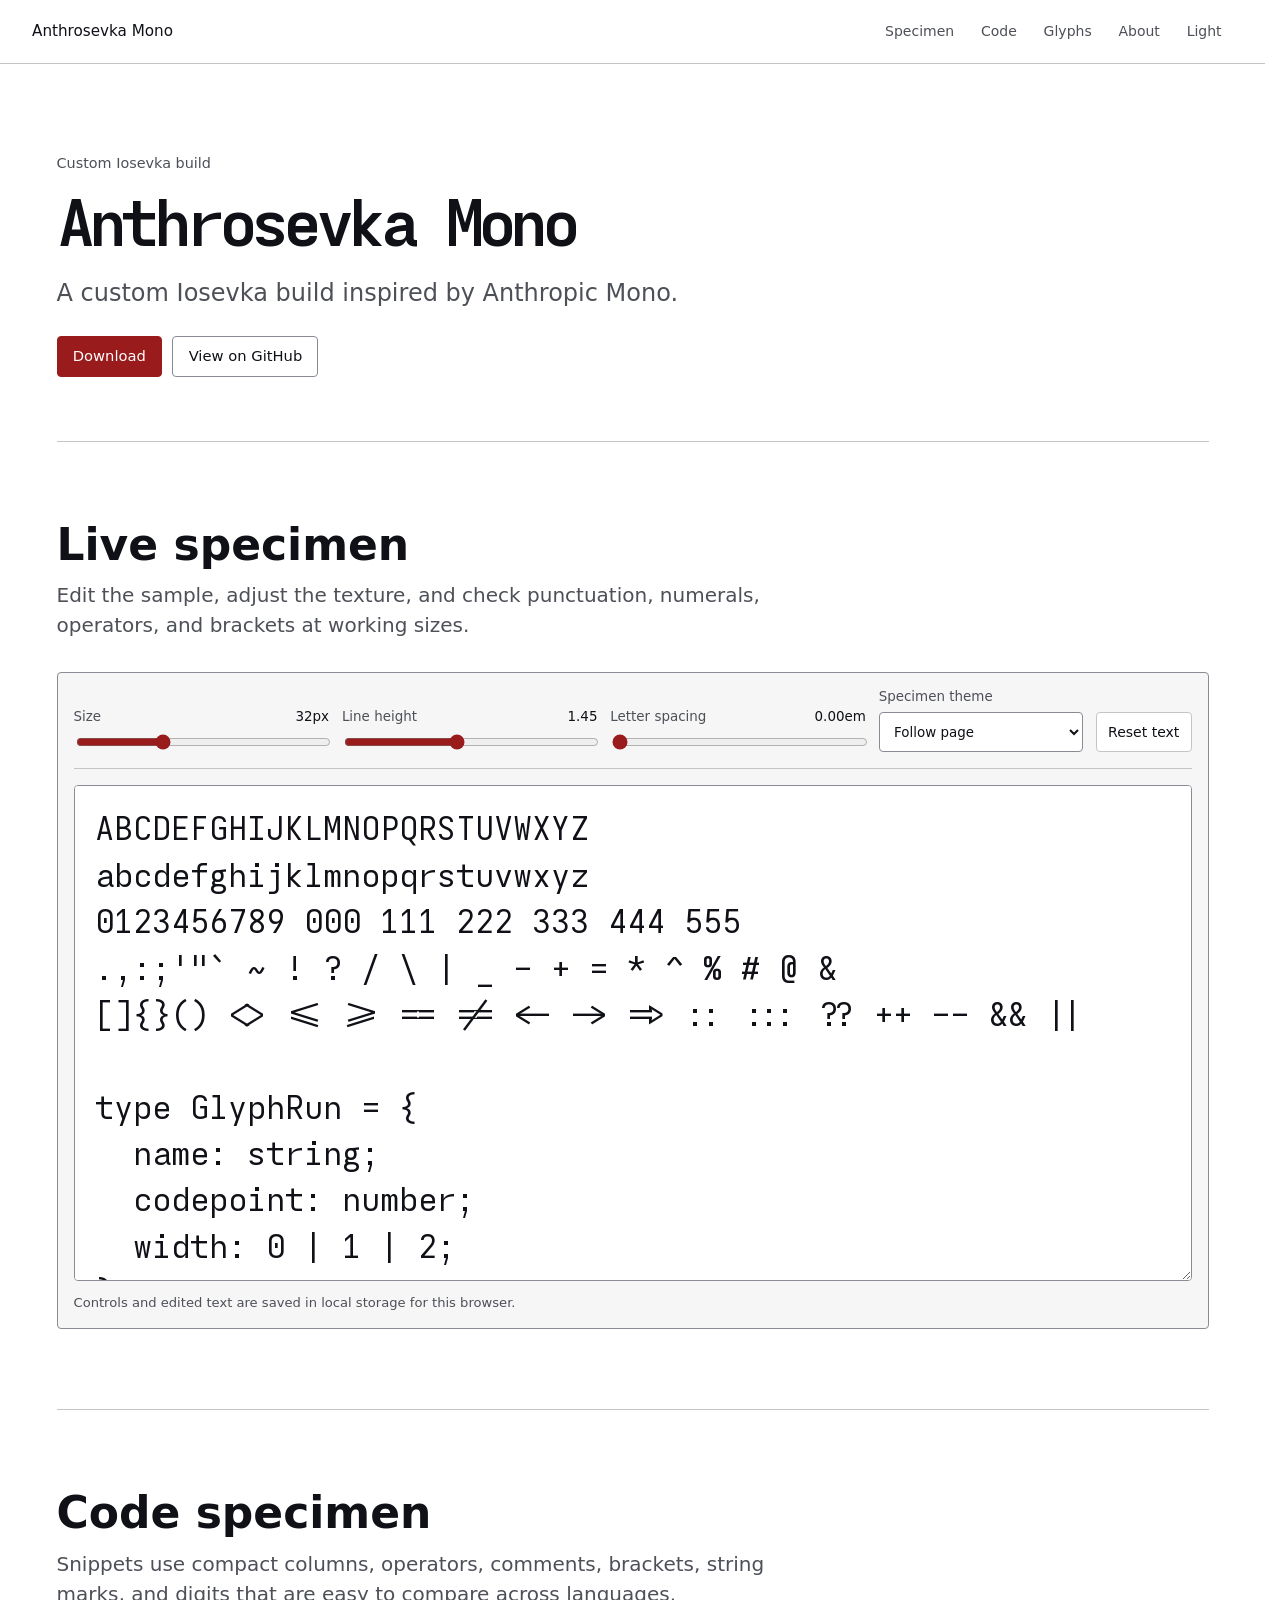
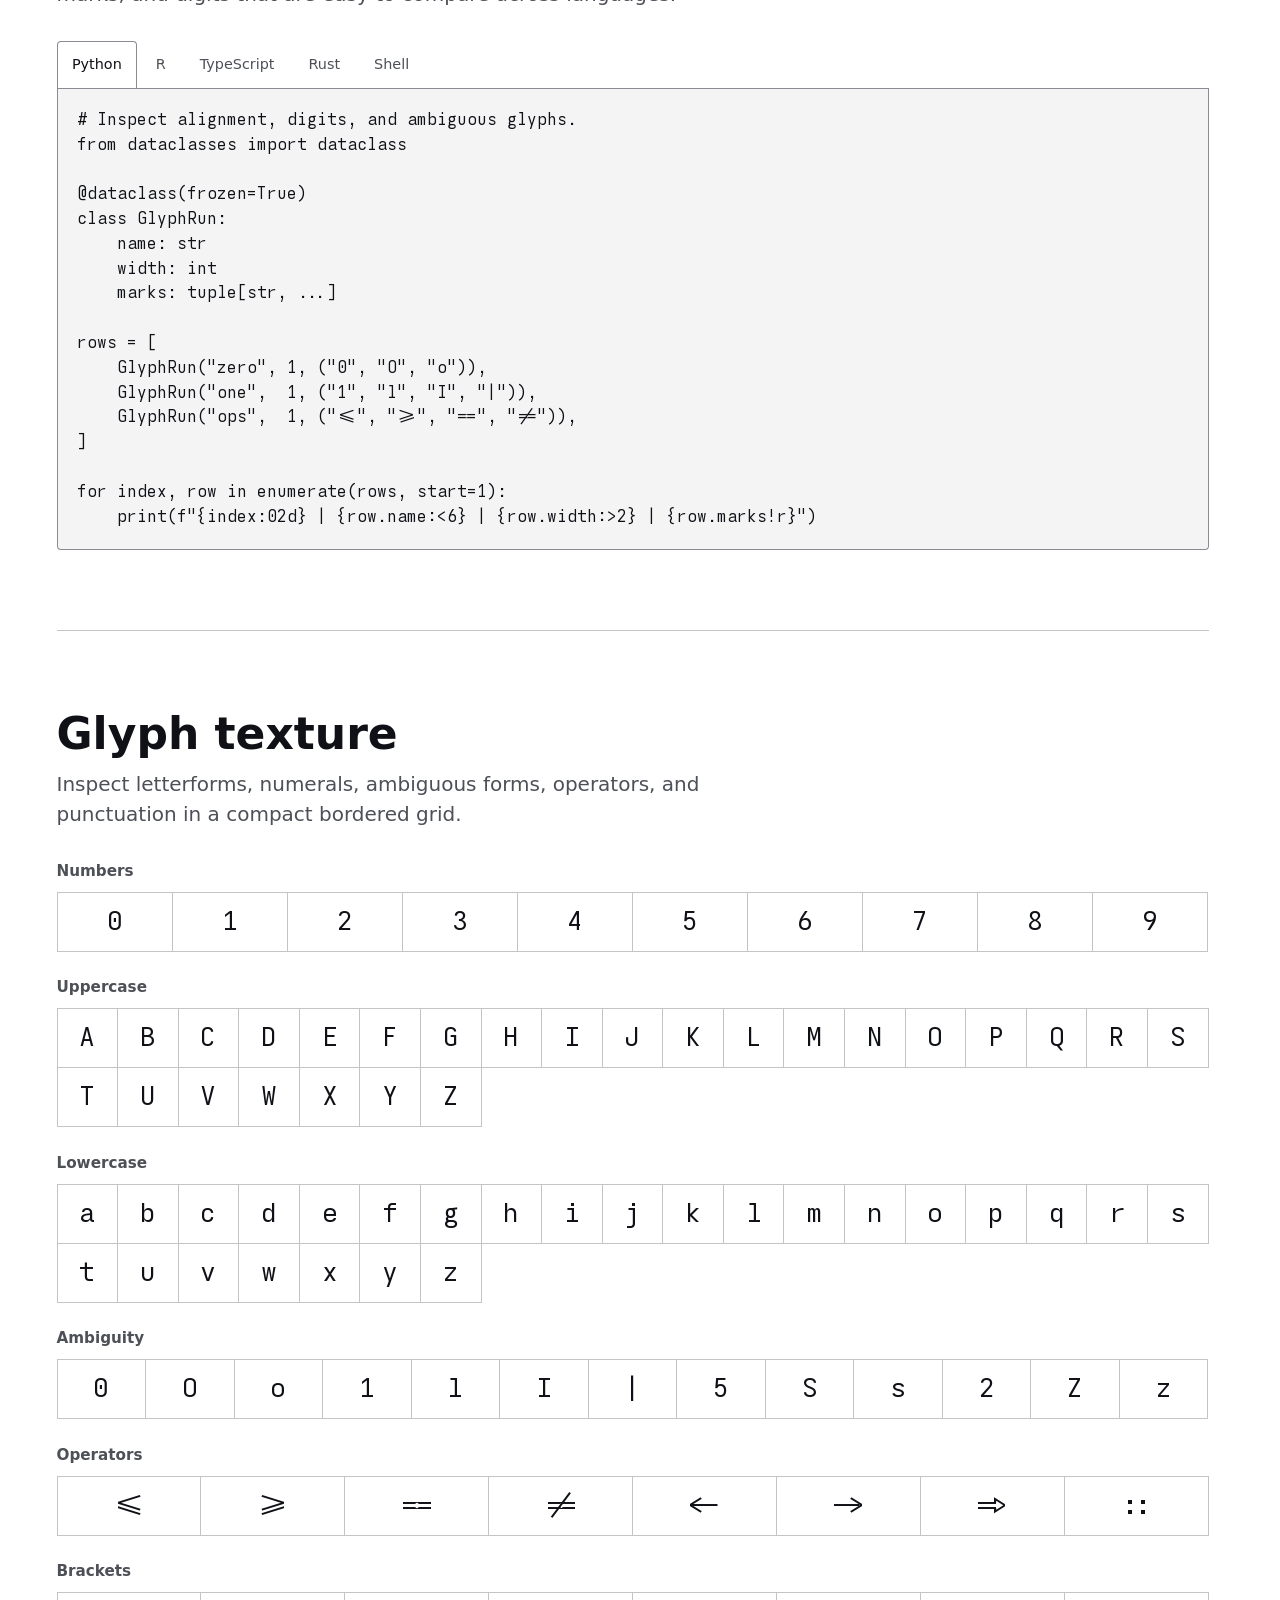
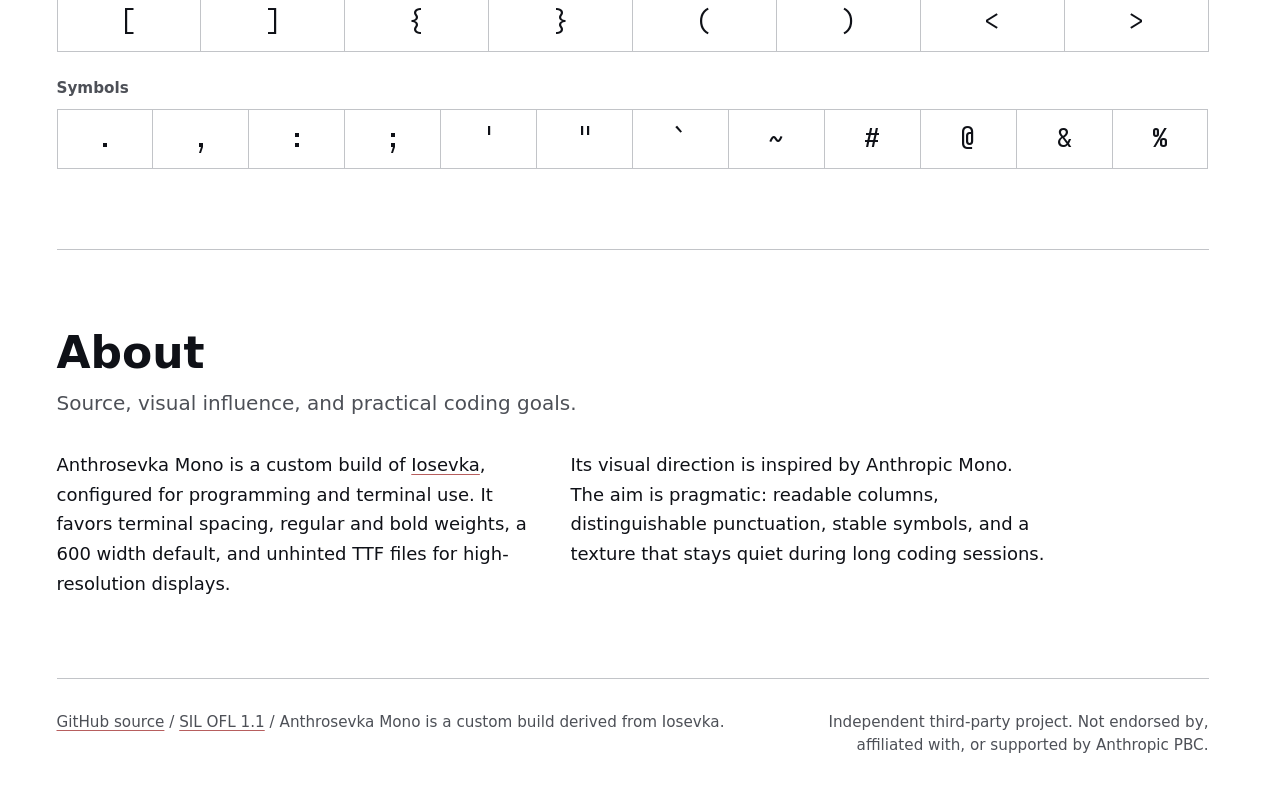
<file: docs/index.html>
<!doctype html>
<html lang="en">

<head>
  <meta charset="utf-8">
  <meta name="viewport" content="width=device-width, initial-scale=1">
  <meta name="description" content="Anthrosevka Mono is a custom Iosevka build inspired by Anthropic Mono.">
  <title>Anthrosevka Mono</title>
  <link rel="stylesheet" href="styles.css">
  <script src="script.js" defer></script>
</head>

<body>
  <a class="skip-link" href="#main">Skip to content</a>

  <header class="site-header">
    <a class="wordmark" href="#top" aria-label="Anthrosevka Mono home">
      Anthrosevka Mono
    </a>
    <nav class="site-nav" aria-label="Primary">
      <a href="#specimen">Specimen</a>
      <a href="#code">Code</a>
      <a href="#glyphs">Glyphs</a>
      <a href="#about">About</a>
      <button class="theme-toggle" type="button" id="themeToggle">
        <span id="themeLabel">Theme</span>
      </button>
    </nav>
  </header>

  <main id="main">
    <section class="hero page-shell" id="top" aria-labelledby="hero-title">
      <div class="hero-copy">
        <p class="project-note">Custom Iosevka build</p>
        <h1 id="hero-title">Anthrosevka Mono</h1>
        <p class="hero-subtitle">
          A custom Iosevka build inspired by Anthropic Mono.
        </p>
        <div class="hero-actions" aria-label="Primary actions">
          <a class="button button-primary" href="https://github.com/nanxstats/anthrosevka/releases/latest">
            Download
          </a>
          <a class="button button-quiet" href="https://github.com/nanxstats/anthrosevka">
            View on GitHub
          </a>
        </div>
      </div>
    </section>

    <section class="section page-shell" id="specimen" aria-labelledby="specimen-title">
      <div class="section-head">
        <h2 id="specimen-title">Live specimen</h2>
        <p>
          Edit the sample, adjust the texture, and check punctuation,
          numerals, operators, and brackets at working sizes.
        </p>
      </div>

      <div class="specimen-workbench" id="specimenWorkbench">
        <form class="specimen-controls" aria-label="Specimen controls">
          <label class="control">
            <span>Size</span>
            <output id="fontSizeOutput" for="fontSize">32px</output>
            <input id="fontSize" name="fontSize" type="range" min="16" max="64" step="1" value="32">
          </label>

          <label class="control">
            <span>Line height</span>
            <output id="lineHeightOutput" for="lineHeight">1.45</output>
            <input id="lineHeight" name="lineHeight" type="range" min="1.1" max="1.9" step="0.05" value="1.45">
          </label>

          <label class="control">
            <span>Letter spacing</span>
            <output id="letterSpacingOutput" for="letterSpacing">0.00em</output>
            <input id="letterSpacing" name="letterSpacing" type="range" min="0" max="0.08" step="0.005" value="0">
          </label>

          <label class="control control-select">
            <span>Specimen theme</span>
            <select id="specimenTheme" name="specimenTheme">
              <option value="auto">Follow page</option>
              <option value="light">Light proof</option>
              <option value="dark">Dark proof</option>
            </select>
          </label>

          <button class="text-button" type="button" id="resetSpecimen">
            Reset text
          </button>
        </form>

        <label class="visually-hidden" for="liveSpecimen">Editable specimen text</label>
        <textarea id="liveSpecimen" class="specimen-editor" spellcheck="false" aria-describedby="specimen-note">ABCDEFGHIJKLMNOPQRSTUVWXYZ
abcdefghijklmnopqrstuvwxyz
0123456789 000 111 222 333 444 555
.,:;'"` ~ ! ? / \ | _ - + = * ^ % # @ &
[]{}() &lt;&gt; &lt;= &gt;= == != &lt;- -&gt; =&gt; :: ::: ?? ++ -- &amp;&amp; ||

type GlyphRun = {
  name: string;
  codepoint: number;
  width: 0 | 1 | 2;
};

const marks = ["0O", "oO", "1lI", "|I", "[]{}", "&lt;= &gt;= !="];

for (const [index, mark] of marks.entries()) {
  console.log(`${index.toString().padStart(2, "0")} | ${mark}`);
}</textarea>
        <p class="specimen-note" id="specimen-note">
          Controls and edited text are saved in local storage for this browser.
        </p>
      </div>
    </section>

    <section class="section page-shell" id="code" aria-labelledby="code-title">
      <div class="section-head">
        <h2 id="code-title">Code specimen</h2>
        <p>
          Snippets use compact columns, operators, comments, brackets, string
          marks, and digits that are easy to compare across languages.
        </p>
      </div>

      <div class="code-specimen">
        <div class="tabs" role="tablist" aria-label="Code language">
          <button id="tab-python" class="tab is-active" type="button" role="tab" aria-selected="true"
            aria-controls="panel-python" data-language="python">
            Python
          </button>
          <button id="tab-r" class="tab" type="button" role="tab" aria-selected="false" aria-controls="panel-r"
            data-language="r" tabindex="-1">
            R
          </button>
          <button id="tab-typescript" class="tab" type="button" role="tab" aria-selected="false"
            aria-controls="panel-typescript" data-language="typescript" tabindex="-1">
            TypeScript
          </button>
          <button id="tab-rust" class="tab" type="button" role="tab" aria-selected="false" aria-controls="panel-rust"
            data-language="rust" tabindex="-1">
            Rust
          </button>
          <button id="tab-shell" class="tab" type="button" role="tab" aria-selected="false" aria-controls="panel-shell"
            data-language="shell" tabindex="-1">
            Shell
          </button>
        </div>

        <div class="code-frame">
          <pre id="panel-python" role="tabpanel" aria-labelledby="tab-python"><code># Inspect alignment, digits, and ambiguous glyphs.
from dataclasses import dataclass

@dataclass(frozen=True)
class GlyphRun:
    name: str
    width: int
    marks: tuple[str, ...]

rows = [
    GlyphRun("zero", 1, ("0", "O", "o")),
    GlyphRun("one",  1, ("1", "l", "I", "|")),
    GlyphRun("ops",  1, ("&lt;=", "&gt;=", "==", "!=")),
]

for index, row in enumerate(rows, start=1):
    print(f"{index:02d} | {row.name:&lt;6} | {row.width:&gt;2} | {row.marks!r}")</code></pre>

          <pre id="panel-r" role="tabpanel" aria-labelledby="tab-r" hidden><code># Compact columns with readable punctuation.
glyphs &lt;- data.frame(
  name   = c("zero", "one", "pipe", "arrow"),
  sample = c("0O oO", "1lI", "|I", "&lt;- -&gt; =&gt;"),
  width  = c(1, 1, 1, 1),
  score  = c(0.94, 0.91, 0.86, 0.89)
)

glyphs$clear &lt;- glyphs$score &gt;= 0.88 &amp; glyphs$width == 1
glyphs[glyphs$clear, c("name", "sample", "score")]</code></pre>

          <pre id="panel-typescript" role="tabpanel" aria-labelledby="tab-typescript" hidden><code>// Types, brackets, template strings, and padded output.
type GlyphRange = {
  name: "ASCII" | "Arrows" | "Math";
  from: number;
  to: number;
  marks?: readonly string[];
};

const ranges: readonly GlyphRange[] = [
  { name: "ASCII",  from: 0x20,   to: 0x7e,   marks: ["0O", "1lI"] },
  { name: "Arrows", from: 0x2190, to: 0x21ff, marks: ["&lt;-", "-&gt;", "=&gt;"] },
  { name: "Math",   from: 0x2200, to: 0x22ff },
];

function cell(label: string, value: number): string {
  return `${label.padEnd(12)} :: ${String(value).padStart(4, "0")}`;
}

for (const { name, from, to } of ranges) {
  const total = to - from + 1;
  console.log(cell(name, total));
}</code></pre>

          <pre id="panel-rust" role="tabpanel" aria-labelledby="tab-rust" hidden><code>// Lifetimes, references, ranges, padding, and aligned output.
#[derive(Debug)]
struct GlyphRun&lt;'a&gt; {
    name:  &amp;'a str,
    width: u8,
    marks: &amp;'a [&amp;'a str],
}

let rows = [
    GlyphRun { name: "zero", width: 1, marks: &amp;["0", "O", "o"] },
    GlyphRun { name: "one",  width: 1, marks: &amp;["1", "l", "I", "|"] },
    GlyphRun { name: "ops",  width: 1, marks: &amp;["&lt;=", "&gt;=", "==", "!="] },
];

for (index, row) in rows.iter().enumerate() {
    println!("{:02} | {:&lt;6} | {:&gt;2} | {:?}", index + 1, row.name, row.width, row.marks);
}</code></pre>

          <pre id="panel-shell" role="tabpanel" aria-labelledby="tab-shell" hidden><code>#!/usr/bin/env sh
set -eu

font_dir="$HOME/Library/Fonts"
release="AnthrosevkaMono-ttf-unhinted.zip"

mkdir -p "$font_dir"
cp build/*.ttf "$font_dir"/
fc-match "Anthrosevka Mono" || true

printf '%-18s %8s\n' "regular" "400"
printf '%-18s %8s\n' "bold"    "700"
printf '%-18s %8s\n' "release" "$release"</code></pre>
        </div>
      </div>
    </section>

    <section class="section page-shell" id="glyphs" aria-labelledby="glyphs-title">
      <div class="section-head">
        <h2 id="glyphs-title">Glyph texture</h2>
        <p>
          Inspect letterforms, numerals, ambiguous forms, operators, and
          punctuation in a compact bordered grid.
        </p>
      </div>

      <div class="glyph-board" aria-label="Inspectable glyph grid">
        <section class="glyph-group" aria-labelledby="glyph-group-numbers">
          <h3 id="glyph-group-numbers">Numbers</h3>
          <div class="glyph-grid">
            <button class="glyph-cell" type="button" data-glyph="0" data-label="zero">0</button>
            <button class="glyph-cell" type="button" data-glyph="1" data-label="one">1</button>
            <button class="glyph-cell" type="button" data-glyph="2" data-label="two">2</button>
            <button class="glyph-cell" type="button" data-glyph="3" data-label="three">3</button>
            <button class="glyph-cell" type="button" data-glyph="4" data-label="four">4</button>
            <button class="glyph-cell" type="button" data-glyph="5" data-label="five">5</button>
            <button class="glyph-cell" type="button" data-glyph="6" data-label="six">6</button>
            <button class="glyph-cell" type="button" data-glyph="7" data-label="seven">7</button>
            <button class="glyph-cell" type="button" data-glyph="8" data-label="eight">8</button>
            <button class="glyph-cell" type="button" data-glyph="9" data-label="nine">9</button>
          </div>
        </section>

        <section class="glyph-group" aria-labelledby="glyph-group-uppercase">
          <h3 id="glyph-group-uppercase">Uppercase</h3>
          <div class="glyph-grid">
            <button class="glyph-cell" type="button" data-glyph="A" data-label="capital A">A</button>
            <button class="glyph-cell" type="button" data-glyph="B" data-label="capital B">B</button>
            <button class="glyph-cell" type="button" data-glyph="C" data-label="capital C">C</button>
            <button class="glyph-cell" type="button" data-glyph="D" data-label="capital D">D</button>
            <button class="glyph-cell" type="button" data-glyph="E" data-label="capital E">E</button>
            <button class="glyph-cell" type="button" data-glyph="F" data-label="capital F">F</button>
            <button class="glyph-cell" type="button" data-glyph="G" data-label="capital G">G</button>
            <button class="glyph-cell" type="button" data-glyph="H" data-label="capital H">H</button>
            <button class="glyph-cell" type="button" data-glyph="I" data-label="capital I">I</button>
            <button class="glyph-cell" type="button" data-glyph="J" data-label="capital J">J</button>
            <button class="glyph-cell" type="button" data-glyph="K" data-label="capital K">K</button>
            <button class="glyph-cell" type="button" data-glyph="L" data-label="capital L">L</button>
            <button class="glyph-cell" type="button" data-glyph="M" data-label="capital M">M</button>
            <button class="glyph-cell" type="button" data-glyph="N" data-label="capital N">N</button>
            <button class="glyph-cell" type="button" data-glyph="O" data-label="capital O">O</button>
            <button class="glyph-cell" type="button" data-glyph="P" data-label="capital P">P</button>
            <button class="glyph-cell" type="button" data-glyph="Q" data-label="capital Q">Q</button>
            <button class="glyph-cell" type="button" data-glyph="R" data-label="capital R">R</button>
            <button class="glyph-cell" type="button" data-glyph="S" data-label="capital S">S</button>
            <button class="glyph-cell" type="button" data-glyph="T" data-label="capital T">T</button>
            <button class="glyph-cell" type="button" data-glyph="U" data-label="capital U">U</button>
            <button class="glyph-cell" type="button" data-glyph="V" data-label="capital V">V</button>
            <button class="glyph-cell" type="button" data-glyph="W" data-label="capital W">W</button>
            <button class="glyph-cell" type="button" data-glyph="X" data-label="capital X">X</button>
            <button class="glyph-cell" type="button" data-glyph="Y" data-label="capital Y">Y</button>
            <button class="glyph-cell" type="button" data-glyph="Z" data-label="capital Z">Z</button>
          </div>
        </section>

        <section class="glyph-group" aria-labelledby="glyph-group-lowercase">
          <h3 id="glyph-group-lowercase">Lowercase</h3>
          <div class="glyph-grid">
            <button class="glyph-cell" type="button" data-glyph="a" data-label="lowercase a">a</button>
            <button class="glyph-cell" type="button" data-glyph="b" data-label="lowercase b">b</button>
            <button class="glyph-cell" type="button" data-glyph="c" data-label="lowercase c">c</button>
            <button class="glyph-cell" type="button" data-glyph="d" data-label="lowercase d">d</button>
            <button class="glyph-cell" type="button" data-glyph="e" data-label="lowercase e">e</button>
            <button class="glyph-cell" type="button" data-glyph="f" data-label="lowercase f">f</button>
            <button class="glyph-cell" type="button" data-glyph="g" data-label="lowercase g">g</button>
            <button class="glyph-cell" type="button" data-glyph="h" data-label="lowercase h">h</button>
            <button class="glyph-cell" type="button" data-glyph="i" data-label="lowercase i">i</button>
            <button class="glyph-cell" type="button" data-glyph="j" data-label="lowercase j">j</button>
            <button class="glyph-cell" type="button" data-glyph="k" data-label="lowercase k">k</button>
            <button class="glyph-cell" type="button" data-glyph="l" data-label="lowercase l">l</button>
            <button class="glyph-cell" type="button" data-glyph="m" data-label="lowercase m">m</button>
            <button class="glyph-cell" type="button" data-glyph="n" data-label="lowercase n">n</button>
            <button class="glyph-cell" type="button" data-glyph="o" data-label="lowercase o">o</button>
            <button class="glyph-cell" type="button" data-glyph="p" data-label="lowercase p">p</button>
            <button class="glyph-cell" type="button" data-glyph="q" data-label="lowercase q">q</button>
            <button class="glyph-cell" type="button" data-glyph="r" data-label="lowercase r">r</button>
            <button class="glyph-cell" type="button" data-glyph="s" data-label="lowercase s">s</button>
            <button class="glyph-cell" type="button" data-glyph="t" data-label="lowercase t">t</button>
            <button class="glyph-cell" type="button" data-glyph="u" data-label="lowercase u">u</button>
            <button class="glyph-cell" type="button" data-glyph="v" data-label="lowercase v">v</button>
            <button class="glyph-cell" type="button" data-glyph="w" data-label="lowercase w">w</button>
            <button class="glyph-cell" type="button" data-glyph="x" data-label="lowercase x">x</button>
            <button class="glyph-cell" type="button" data-glyph="y" data-label="lowercase y">y</button>
            <button class="glyph-cell" type="button" data-glyph="z" data-label="lowercase z">z</button>
          </div>
        </section>

        <section class="glyph-group" aria-labelledby="glyph-group-ambiguity">
          <h3 id="glyph-group-ambiguity">Ambiguity</h3>
          <div class="glyph-grid">
            <button class="glyph-cell" type="button" data-glyph="0" data-label="zero">0</button>
            <button class="glyph-cell" type="button" data-glyph="O" data-label="capital O">O</button>
            <button class="glyph-cell" type="button" data-glyph="o" data-label="lowercase o">o</button>
            <button class="glyph-cell" type="button" data-glyph="1" data-label="one">1</button>
            <button class="glyph-cell" type="button" data-glyph="l" data-label="lowercase l">l</button>
            <button class="glyph-cell" type="button" data-glyph="I" data-label="capital I">I</button>
            <button class="glyph-cell" type="button" data-glyph="|" data-label="pipe">|</button>
            <button class="glyph-cell" type="button" data-glyph="5" data-label="five">5</button>
            <button class="glyph-cell" type="button" data-glyph="S" data-label="capital S">S</button>
            <button class="glyph-cell" type="button" data-glyph="s" data-label="lowercase s">s</button>
            <button class="glyph-cell" type="button" data-glyph="2" data-label="two">2</button>
            <button class="glyph-cell" type="button" data-glyph="Z" data-label="capital Z">Z</button>
            <button class="glyph-cell" type="button" data-glyph="z" data-label="lowercase z">z</button>
          </div>
        </section>

        <section class="glyph-group" aria-labelledby="glyph-group-operators">
          <h3 id="glyph-group-operators">Operators</h3>
          <div class="glyph-grid">
            <button class="glyph-cell" type="button" data-glyph="&lt;=" data-label="less than or equal">&lt;=</button>
            <button class="glyph-cell" type="button" data-glyph="&gt;="
              data-label="greater than or equal">&gt;=</button>
            <button class="glyph-cell" type="button" data-glyph="==" data-label="equality">==</button>
            <button class="glyph-cell" type="button" data-glyph="!=" data-label="not equal">!=</button>
            <button class="glyph-cell" type="button" data-glyph="&lt;-" data-label="left arrow operator">&lt;-</button>
            <button class="glyph-cell" type="button" data-glyph="-&gt;" data-label="right arrow operator">-&gt;</button>
            <button class="glyph-cell" type="button" data-glyph="=&gt;" data-label="fat arrow operator">=&gt;</button>
            <button class="glyph-cell" type="button" data-glyph="::" data-label="double colon">::</button>
          </div>
        </section>

        <section class="glyph-group" aria-labelledby="glyph-group-brackets">
          <h3 id="glyph-group-brackets">Brackets</h3>
          <div class="glyph-grid">
            <button class="glyph-cell" type="button" data-glyph="[" data-label="left square bracket">[</button>
            <button class="glyph-cell" type="button" data-glyph="]" data-label="right square bracket">]</button>
            <button class="glyph-cell" type="button" data-glyph="{" data-label="left brace">{</button>
            <button class="glyph-cell" type="button" data-glyph="}" data-label="right brace">}</button>
            <button class="glyph-cell" type="button" data-glyph="(" data-label="left parenthesis">(</button>
            <button class="glyph-cell" type="button" data-glyph=")" data-label="right parenthesis">)</button>
            <button class="glyph-cell" type="button" data-glyph="&lt;" data-label="less than">&lt;</button>
            <button class="glyph-cell" type="button" data-glyph="&gt;" data-label="greater than">&gt;</button>
          </div>
        </section>

        <section class="glyph-group" aria-labelledby="glyph-group-symbols">
          <h3 id="glyph-group-symbols">Symbols</h3>
          <div class="glyph-grid">
            <button class="glyph-cell" type="button" data-glyph="." data-label="period">.</button>
            <button class="glyph-cell" type="button" data-glyph="," data-label="comma">,</button>
            <button class="glyph-cell" type="button" data-glyph=":" data-label="colon">:</button>
            <button class="glyph-cell" type="button" data-glyph=";" data-label="semicolon">;</button>
            <button class="glyph-cell" type="button" data-glyph="'" data-label="apostrophe">'</button>
            <button class="glyph-cell" type="button" data-glyph="&quot;" data-label="quotation mark">&quot;</button>
            <button class="glyph-cell" type="button" data-glyph="`" data-label="backtick">`</button>
            <button class="glyph-cell" type="button" data-glyph="~" data-label="tilde">~</button>
            <button class="glyph-cell" type="button" data-glyph="#" data-label="hash">#</button>
            <button class="glyph-cell" type="button" data-glyph="@" data-label="at sign">@</button>
            <button class="glyph-cell" type="button" data-glyph="&amp;" data-label="ampersand">&amp;</button>
            <button class="glyph-cell" type="button" data-glyph="%" data-label="percent">%</button>
          </div>
        </section>
      </div>

      <div class="glyph-popover" id="glyphPopover" aria-hidden="true">
        <div class="glyph-popover-character" id="glyphPopoverCharacter"></div>
        <div class="glyph-popover-label" id="glyphPopoverLabel"></div>
      </div>
    </section>

    <section class="section page-shell" id="about" aria-labelledby="about-title">
      <div class="section-head">
        <h2 id="about-title">About</h2>
        <p>
          Source, visual influence, and practical coding goals.
        </p>
      </div>

      <div class="about-copy">
        <p>
          Anthrosevka Mono is a custom build of
          <a href="https://github.com/be5invis/Iosevka">Iosevka</a>, configured
          for programming and terminal use. It favors terminal spacing, regular
          and bold weights, a 600 width default, and unhinted TTF files for
          high-resolution displays.
        </p>
        <p>
          Its visual direction is inspired by Anthropic Mono. The aim is
          pragmatic: readable columns, distinguishable punctuation, stable
          symbols, and a texture that stays quiet during long coding sessions.
        </p>
      </div>
    </section>
  </main>

  <footer class="site-footer page-shell">
    <p>
      <a href="https://github.com/nanxstats/anthrosevka">GitHub source</a>
      <span aria-hidden="true">/</span>
      <a href="https://github.com/nanxstats/anthrosevka/blob/main/LICENSE">SIL OFL 1.1</a>
      <span aria-hidden="true">/</span>
      Anthrosevka Mono is a custom build derived from Iosevka.
    </p>
    <p>
      Independent third-party project. Not endorsed by, affiliated with, or
      supported by Anthropic PBC.
    </p>
  </footer>
</body>

</html>
</file>
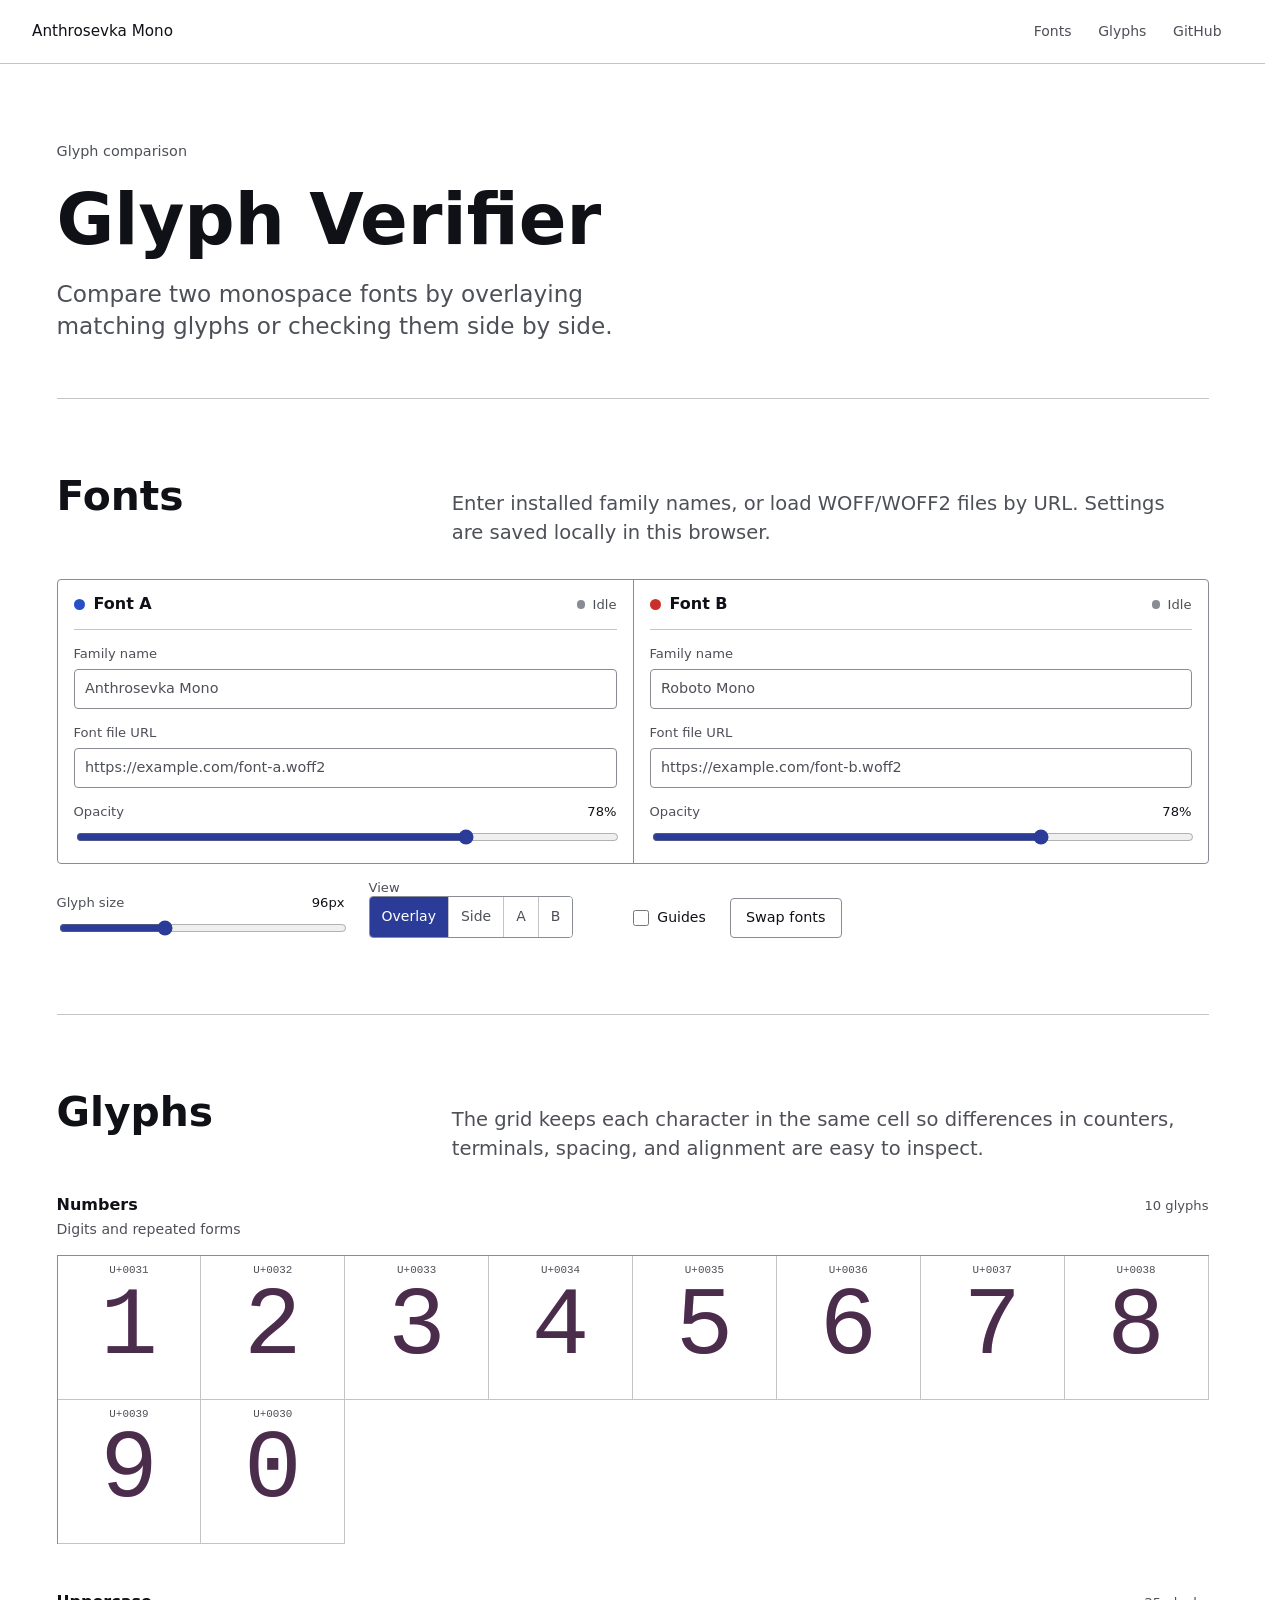
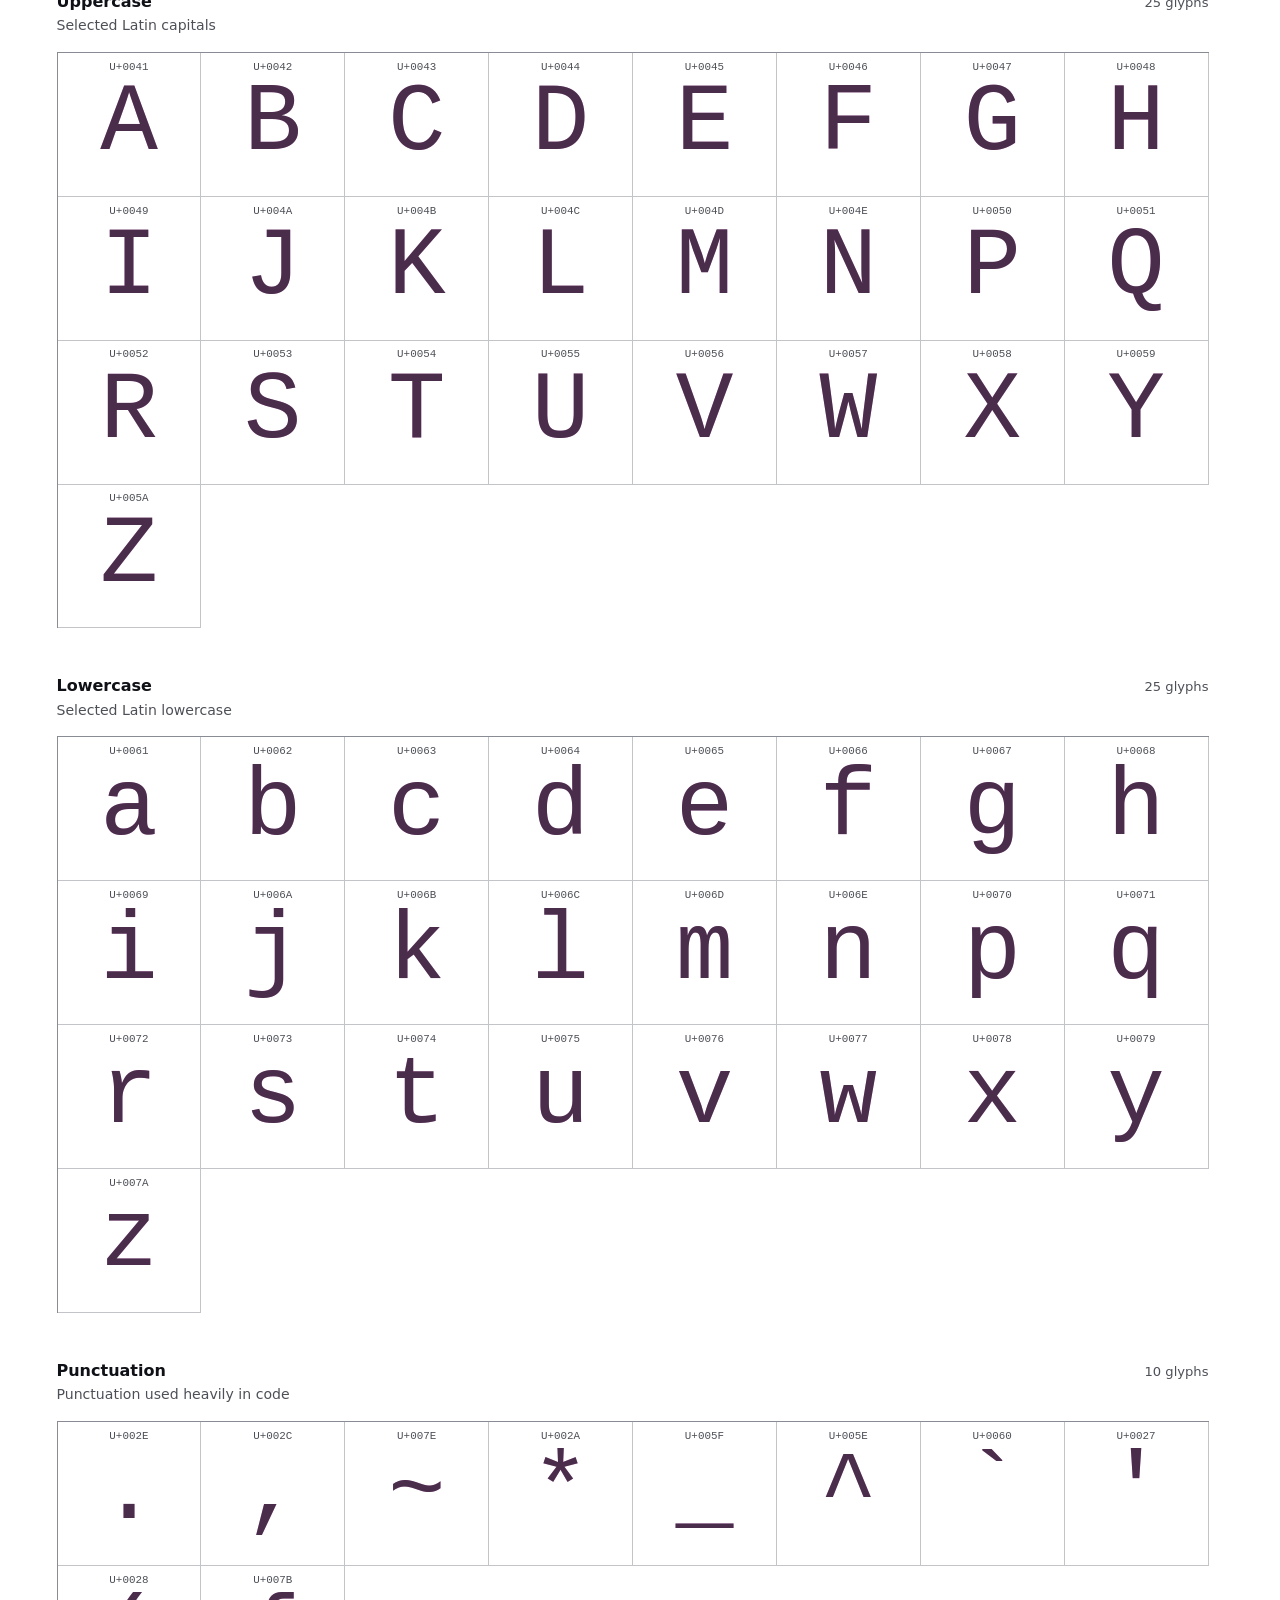
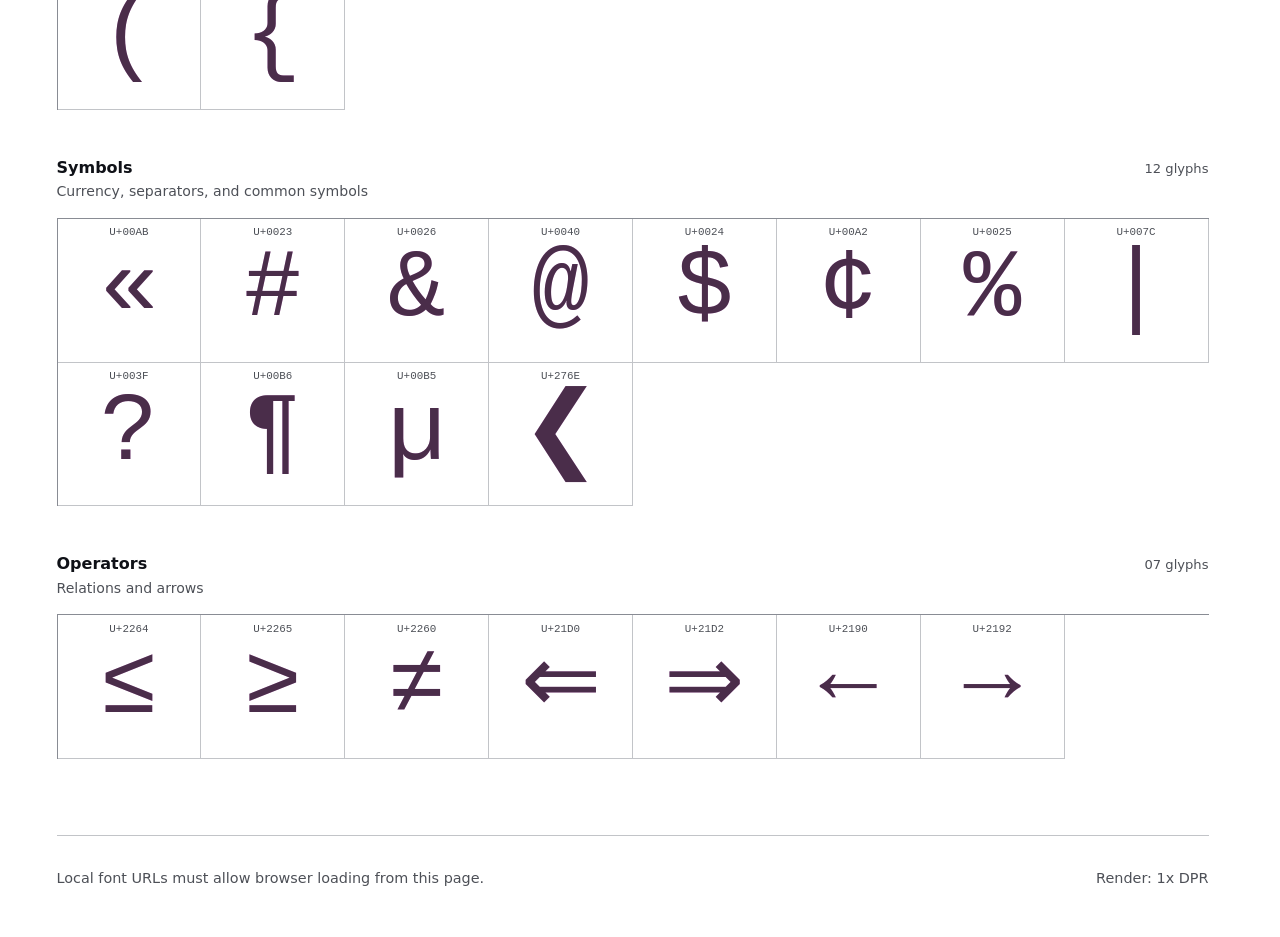
<file: verifier/index.html>
<!doctype html>
<html lang="en">

<head>
  <meta charset="utf-8">
  <meta name="viewport" content="width=device-width, initial-scale=1">
  <meta name="description" content="Compare two monospace fonts glyph by glyph with overlay and side-by-side views.">
  <title>Glyph Verifier | Anthrosevka Mono</title>
  <link rel="stylesheet" href="styles.css">
  <script src="script.js" defer></script>
</head>

<body class="mode-overlay">
  <a class="skip-link" href="#main">Skip to content</a>

  <header class="site-header">
    <a class="wordmark" href="../docs/index.html" aria-label="Anthrosevka Mono home">
      Anthrosevka Mono
    </a>
    <nav class="site-nav" aria-label="Verifier sections">
      <a href="#fonts">Fonts</a>
      <a href="#glyphs">Glyphs</a>
      <a href="https://github.com/nanxstats/anthrosevka">GitHub</a>
    </nav>
  </header>

  <main id="main">
    <section class="hero page-shell" id="top" aria-labelledby="hero-title">
      <div class="hero-copy">
        <p class="project-note">Glyph comparison</p>
        <h1 id="hero-title">Glyph Verifier</h1>
        <p class="hero-subtitle">
          Compare two monospace fonts by overlaying matching glyphs or checking
          them side by side.
        </p>
      </div>
    </section>

    <section class="section page-shell" id="fonts" aria-labelledby="fonts-title">
      <div class="section-head">
        <h2 id="fonts-title">Fonts</h2>
        <p>
          Enter installed family names, or load WOFF/WOFF2 files by URL. Settings
          are saved locally in this browser.
        </p>
      </div>

      <div class="font-panels" aria-label="Font configuration">
        <section class="font-panel font-panel-a" aria-labelledby="font-a-title">
          <div class="font-panel-head">
            <h3 id="font-a-title"><span class="swatch" aria-hidden="true"></span>Font A</h3>
            <p class="font-status" aria-live="polite">
              <span class="status-dot" id="status-a" aria-hidden="true"></span>
              <span id="status-a-text">Idle</span>
            </p>
          </div>

          <div class="field-stack">
            <label class="control-field" for="name-a">
              <span>Family name</span>
              <input id="name-a" type="text" placeholder="Anthrosevka Mono" autocomplete="off" spellcheck="false">
            </label>

            <label class="control-field" for="url-a">
              <span>Font file URL</span>
              <input id="url-a" type="url" placeholder="https://example.com/font-a.woff2" autocomplete="off"
                spellcheck="false">
            </label>

            <label class="control-field range-field" for="opacity-a">
              <span>Opacity</span>
              <output id="opacity-a-val" for="opacity-a">78%</output>
              <input id="opacity-a" type="range" min="20" max="100" value="78" aria-label="Font A opacity">
            </label>
          </div>
        </section>

        <section class="font-panel font-panel-b" aria-labelledby="font-b-title">
          <div class="font-panel-head">
            <h3 id="font-b-title"><span class="swatch" aria-hidden="true"></span>Font B</h3>
            <p class="font-status" aria-live="polite">
              <span class="status-dot" id="status-b" aria-hidden="true"></span>
              <span id="status-b-text">Idle</span>
            </p>
          </div>

          <div class="field-stack">
            <label class="control-field" for="name-b">
              <span>Family name</span>
              <input id="name-b" type="text" placeholder="Roboto Mono" autocomplete="off" spellcheck="false">
            </label>

            <label class="control-field" for="url-b">
              <span>Font file URL</span>
              <input id="url-b" type="url" placeholder="https://example.com/font-b.woff2" autocomplete="off"
                spellcheck="false">
            </label>

            <label class="control-field range-field" for="opacity-b">
              <span>Opacity</span>
              <output id="opacity-b-val" for="opacity-b">78%</output>
              <input id="opacity-b" type="range" min="20" max="100" value="78" aria-label="Font B opacity">
            </label>
          </div>
        </section>
      </div>

      <div class="display-controls" role="toolbar" aria-label="Display controls">
        <label class="control-field range-field size-control" for="size">
          <span>Glyph size</span>
          <output id="size-val" for="size">96px</output>
          <input id="size" type="range" min="48" max="180" value="96" aria-label="Glyph size">
        </label>

        <fieldset class="view-control">
          <legend>View</legend>
          <div class="segmented" id="mode-select" role="group" aria-label="View mode">
            <button type="button" data-mode="overlay" class="is-active" aria-pressed="true">Overlay</button>
            <button type="button" data-mode="side" aria-pressed="false">Side</button>
            <button type="button" data-mode="a-only" aria-pressed="false">A</button>
            <button type="button" data-mode="b-only" aria-pressed="false">B</button>
          </div>
        </fieldset>

        <label class="check-control" for="guides">
          <input type="checkbox" id="guides">
          <span>Guides</span>
        </label>

        <button class="button button-quiet" id="swap-btn" type="button">Swap fonts</button>
      </div>
    </section>

    <section class="section page-shell" id="glyphs" aria-labelledby="glyphs-title">
      <div class="section-head">
        <h2 id="glyphs-title">Glyphs</h2>
        <p>
          The grid keeps each character in the same cell so differences in
          counters, terminals, spacing, and alignment are easy to inspect.
        </p>
      </div>

      <div id="board" class="board"></div>
    </section>
  </main>

  <footer class="site-footer page-shell">
    <p>Local font URLs must allow browser loading from this page.</p>
    <p>Render: <span id="device-info">your screen</span></p>
  </footer>
</body>

</html>
</file>
<file: docs/styles.css>
@font-face {
  font-family: "Anthrosevka Mono";
  src: url("fonts/AnthrosevkaMono-Regular.woff2") format("woff2");
  font-style: normal;
  font-weight: 400;
  font-display: swap;
}

@font-face {
  font-family: "Anthrosevka Mono";
  src: url("fonts/AnthrosevkaMono-Bold.woff2") format("woff2");
  font-style: normal;
  font-weight: 700;
  font-display: swap;
}

@font-face {
  font-family: "Anthrosevka Mono";
  src: url("fonts/AnthrosevkaMono-Italic.woff2") format("woff2");
  font-style: italic;
  font-weight: 400;
  font-display: swap;
}

@font-face {
  font-family: "Anthrosevka Mono";
  src: url("fonts/AnthrosevkaMono-BoldItalic.woff2") format("woff2");
  font-style: italic;
  font-weight: 700;
  font-display: swap;
}

:root {
  color-scheme: light;
  --color-bg: oklch(1 0 0);
  --color-surface: oklch(0.967 0 0);
  --color-surface-strong: oklch(0.92 0 0);
  --color-ink: oklch(0.18 0.012 270);
  --color-muted: oklch(0.43 0.012 270);
  --color-rule: oklch(0.82 0.006 270);
  --color-rule-strong: oklch(0.64 0.012 270);
  --color-accent: #991b1b;
  --color-accent-ink: oklch(1 0 0);
  --color-focus: #991b1b;

  --font-mono: "Anthrosevka Mono", ui-monospace, "SFMono-Regular", "Cascadia Mono",
    "Roboto Mono", Menlo, Consolas, monospace;
  --font-ui: ui-sans-serif, system-ui, -apple-system, BlinkMacSystemFont, "Segoe UI",
    sans-serif;

  --page-inline: 2rem;
  --page-max: 72rem;
  --section-space: 5rem;
  --radius: 4px;
  --specimen-size: 32px;
  --specimen-leading: 1.45;
  --specimen-tracking: 0em;
}

@media (prefers-color-scheme: dark) {
  :root:not([data-theme]) {
    color-scheme: dark;
    --color-bg: oklch(0.105 0 0);
    --color-surface: oklch(0.16 0 0);
    --color-surface-strong: oklch(0.23 0 0);
    --color-ink: oklch(0.9 0.006 270);
    --color-muted: oklch(0.7 0.01 270);
    --color-rule: oklch(0.32 0.008 270);
    --color-rule-strong: oklch(0.48 0.012 270);
    --color-accent: #fca5a5;
    --color-accent-ink: oklch(0.105 0 0);
    --color-focus: #fca5a5;
  }
}

:root[data-theme="light"] {
  color-scheme: light;
  --color-bg: oklch(1 0 0);
  --color-surface: oklch(0.967 0 0);
  --color-surface-strong: oklch(0.92 0 0);
  --color-ink: oklch(0.18 0.012 270);
  --color-muted: oklch(0.43 0.012 270);
  --color-rule: oklch(0.82 0.006 270);
  --color-rule-strong: oklch(0.64 0.012 270);
  --color-accent: #991b1b;
  --color-accent-ink: oklch(1 0 0);
  --color-focus: #991b1b;
}

:root[data-theme="dark"] {
  color-scheme: dark;
  --color-bg: oklch(0.105 0 0);
  --color-surface: oklch(0.16 0 0);
  --color-surface-strong: oklch(0.23 0 0);
  --color-ink: oklch(0.9 0.006 270);
  --color-muted: oklch(0.7 0.01 270);
  --color-rule: oklch(0.32 0.008 270);
  --color-rule-strong: oklch(0.48 0.012 270);
  --color-accent: #fca5a5;
  --color-accent-ink: oklch(0.105 0 0);
  --color-focus: #fca5a5;
}

* {
  box-sizing: border-box;
}

html {
  scroll-behavior: smooth;
  scrollbar-gutter: stable;
}

body {
  margin: 0;
  background: var(--color-bg);
  color: var(--color-ink);
  font-family: var(--font-ui);
  font-size: 1.125rem;
  line-height: 1.65;
  text-rendering: optimizeLegibility;
}

body::selection {
  background: color-mix(in oklch, var(--color-accent) 24%, transparent);
}

a {
  color: inherit;
  text-decoration-color: color-mix(in oklch, var(--color-accent) 70%, transparent);
  text-decoration-thickness: 1px;
  text-underline-offset: 0.18em;
}

a:hover {
  color: var(--color-accent);
}

button,
input,
select,
textarea {
  font: inherit;
}

button {
  cursor: pointer;
}

:focus-visible {
  outline: 2px solid var(--color-focus);
  outline-offset: 3px;
}

.visually-hidden {
  position: absolute;
  width: 1px;
  height: 1px;
  padding: 0;
  overflow: hidden;
  clip: rect(0 0 0 0);
  white-space: nowrap;
  border: 0;
}

.skip-link {
  position: fixed;
  inset-block-start: 0.75rem;
  inset-inline-start: 0.75rem;
  z-index: 10;
  padding: 0.55rem 0.75rem;
  background: var(--color-bg);
  border: 1px solid var(--color-rule-strong);
  border-radius: var(--radius);
  color: var(--color-ink);
  font-family: var(--font-ui);
  font-size: 0.875rem;
  transform: translateY(-150%);
}

.skip-link:focus {
  transform: translateY(0);
}

.page-shell {
  width: min(var(--page-max), calc(100% - (var(--page-inline) * 2)));
  margin-inline: auto;
}

.site-header {
  position: sticky;
  inset-block-start: 0;
  z-index: 5;
  display: flex;
  align-items: center;
  justify-content: space-between;
  gap: 1rem;
  min-height: 4rem;
  padding-inline: var(--page-inline);
  background: var(--color-bg);
  border-bottom: 1px solid var(--color-rule);
}

h1,
pre,
code,
textarea,
.glyph-cell,
.glyph-popover-character {
  font-family: var(--font-mono);
}

.wordmark {
  font-size: 0.95rem;
  line-height: 1;
  text-decoration: none;
}

.site-nav {
  display: flex;
  align-items: center;
  justify-content: flex-end;
  gap: 0.25rem;
  font-size: 0.875rem;
}

.site-nav a,
.theme-toggle {
  min-height: 2.25rem;
  padding: 0.5rem 0.65rem;
  border: 1px solid transparent;
  border-radius: var(--radius);
  color: var(--color-muted);
  text-decoration: none;
}

.site-nav a:hover,
.theme-toggle:hover {
  color: var(--color-ink);
  border-color: var(--color-rule);
}

.theme-toggle {
  background: transparent;
}

.hero {
  padding-block: 5.5rem 4rem;
}

.project-note {
  margin: 0 0 1.25rem;
  color: var(--color-muted);
  font-size: 0.9rem;
}

h1,
h2,
h3,
p {
  margin-block-start: 0;
}

h1,
h2,
h3 {
  line-height: 1.05;
  font-weight: 700;
  text-wrap: balance;
}

#hero-title {
  margin-block-end: 1.5rem;
  font-size: 4rem;
  letter-spacing: -0.35rem;
  line-height: 0.9;
}

.hero-subtitle {
  margin-block-end: 1.65rem;
  color: var(--color-muted);
  font-size: 1.5rem;
  line-height: 1.35;
  text-wrap: pretty;
}

.hero-actions {
  display: flex;
  flex-wrap: wrap;
  gap: 0.65rem;
  align-items: center;
}

.button,
.text-button {
  min-height: 2.5rem;
  border-radius: var(--radius);
  text-decoration: none;
  line-height: 1;
}

.button {
  display: inline-flex;
  align-items: center;
  justify-content: center;
  padding: 0.75rem 0.95rem;
  border: 1px solid var(--color-rule-strong);
  font-size: 0.92rem;
}

.button-primary {
  border-color: var(--color-accent);
  background: var(--color-accent);
  color: var(--color-accent-ink);
}

.button-primary:hover {
  color: var(--color-accent-ink);
  filter: saturate(1.08);
}

.button-quiet {
  background: transparent;
  color: var(--color-ink);
}

.button-quiet:hover {
  border-color: var(--color-accent);
}

.text-button {
  display: inline-flex;
  align-items: center;
  justify-content: center;
  padding: 0.55rem 0.7rem;
  border: 1px solid var(--color-rule);
  background: var(--color-bg);
  color: var(--color-ink);
  font-size: 0.875rem;
}

.text-button:hover {
  border-color: var(--color-rule-strong);
}

.section {
  padding-block: var(--section-space);
  border-top: 1px solid var(--color-rule);
}

.section-head {
  display: block;
  margin-block-end: 2rem;
}

.section-head h2 {
  margin: 0;
  font-size: 2.75rem;
}

.section-head p {
  max-width: 46rem;
  margin: 0.75rem 0 0;
  color: var(--color-muted);
  font-size: 1.25rem;
  line-height: 1.5;
  text-wrap: pretty;
}

.specimen-workbench {
  --spec-bg: var(--color-bg);
  --spec-ink: var(--color-ink);
  --spec-rule: var(--color-rule-strong);

  padding: 1rem;
  border: 1px solid var(--color-rule-strong);
  border-radius: var(--radius);
  background: color-mix(in oklch, var(--color-surface) 84%, var(--color-bg));
}

.specimen-workbench[data-specimen-theme="light"] {
  --spec-bg: oklch(1 0 0);
  --spec-ink: oklch(0.17 0.012 270);
  --spec-rule: oklch(0.7 0.01 270);
}

.specimen-workbench[data-specimen-theme="dark"] {
  --spec-bg: oklch(0.105 0 0);
  --spec-ink: oklch(0.9 0.006 270);
  --spec-rule: oklch(0.44 0.01 270);
}

.specimen-controls {
  display: grid;
  grid-template-columns: repeat(3, minmax(10rem, 1fr)) minmax(10rem, 0.8fr) auto;
  gap: 0.8rem;
  align-items: end;
  margin-block-end: 1rem;
  padding-block: 0 1rem;
  border-bottom: 1px solid var(--color-rule);
}

.control {
  display: grid;
  grid-template-columns: 1fr auto;
  gap: 0.45rem 0.75rem;
  color: var(--color-muted);
  font-size: 0.84rem;
  line-height: 1.2;
}

.control output {
  color: var(--color-ink);
}

.control input,
.control select {
  grid-column: 1 / -1;
}

.control-select {
  display: grid;
}

input[type="range"] {
  width: 100%;
  accent-color: var(--color-accent);
}

select {
  min-height: 2.5rem;
  padding-inline: 0.65rem 2rem;
  border: 1px solid var(--color-rule-strong);
  border-radius: var(--radius);
  background: var(--color-bg);
  color: var(--color-ink);
}

.specimen-editor {
  display: block;
  width: 100%;
  min-height: 31rem;
  padding: 1.25rem;
  resize: vertical;
  border: 1px solid var(--spec-rule);
  border-radius: var(--radius);
  background: var(--spec-bg);
  color: var(--spec-ink);
  font-size: var(--specimen-size);
  font-feature-settings: "calt" 1, "liga" 1;
  letter-spacing: var(--specimen-tracking);
  line-height: var(--specimen-leading);
  overflow: auto;
  tab-size: 2;
}

.specimen-note {
  margin: 0.75rem 0 0;
  color: var(--color-muted);
  font-size: 0.82rem;
  line-height: 1.45;
}

.code-specimen {
  display: grid;
  gap: 0;
}

.tabs {
  display: flex;
  flex-wrap: wrap;
  gap: 0.2rem;
  border-bottom: 1px solid var(--color-rule-strong);
}

.tab {
  min-height: 2.75rem;
  padding: 0.7rem 0.9rem;
  border: 1px solid transparent;
  border-bottom: 0;
  border-radius: var(--radius) var(--radius) 0 0;
  background: transparent;
  color: var(--color-muted);
  font-size: 0.9rem;
}

.tab:hover {
  color: var(--color-ink);
}

.tab.is-active {
  border-color: var(--color-rule-strong);
  background: var(--color-bg);
  color: var(--color-ink);
}

.code-frame {
  border: 1px solid var(--color-rule-strong);
  border-top: 0;
  border-radius: 0 0 var(--radius) var(--radius);
  background: var(--color-surface);
}

pre {
  margin: 0;
  padding: 1.2rem;
  overflow: auto;
  color: var(--color-ink);
  font-size: 1rem;
  line-height: 1.55;
  tab-size: 4;
}

code {
  font-size: inherit;
}

.glyph-board {
  display: grid;
  gap: 1.6rem;
}

.glyph-group h3 {
  margin: 0 0 0.65rem;
  color: var(--color-muted);
  font-size: 0.95rem;
  line-height: 1.35;
}

.glyph-grid {
  display: grid;
  grid-template-columns: repeat(auto-fit, minmax(3.75rem, 1fr));
  gap: 0;
  overflow: visible;
  padding-block-start: 1px;
  padding-inline-start: 1px;
  background: transparent;
}

.glyph-cell {
  display: grid;
  place-items: center;
  min-height: 3.75rem;
  margin-block-start: -1px;
  margin-inline-start: -1px;
  padding: 0.5rem;
  border: 1px solid var(--color-rule);
  background: var(--color-bg);
  color: var(--color-ink);
  font-size: 1.65rem;
  line-height: 1;
  overflow-wrap: anywhere;
  transition: background-color 120ms ease, color 120ms ease;
}

.glyph-cell:hover,
.glyph-cell:focus-visible,
.glyph-cell.is-inspected {
  background: color-mix(in oklch, var(--color-accent) 12%, var(--color-bg));
  color: var(--color-accent);
}

.glyph-popover {
  position: fixed;
  inset-block-start: 0;
  inset-inline-start: 0;
  z-index: 20;
  min-width: 10rem;
  padding: 0.75rem 0.85rem 0.7rem;
  pointer-events: none;
  opacity: 0;
  visibility: hidden;
  transform: translate(-50%, calc(-100% - 0.85rem));
  border: 1px solid var(--color-rule-strong);
  border-radius: var(--radius);
  background: var(--color-bg);
  color: var(--color-ink);
}

.glyph-popover.is-visible {
  opacity: 1;
  visibility: visible;
}

.glyph-popover.is-below {
  transform: translate(-50%, 0.85rem);
}

.glyph-popover-character {
  font-size: 4.5rem;
  line-height: 0.95;
  text-align: center;
}

.glyph-popover-label {
  margin-block-start: 0.45rem;
  color: var(--color-muted);
  font-size: 0.8rem;
  line-height: 1.3;
  text-align: center;
}

.about-copy {
  display: grid;
  grid-template-columns: repeat(2, minmax(0, 1fr));
  gap: 2.25rem;
  max-width: 62rem;
}

.about-copy p {
  margin: 0;
  text-wrap: pretty;
}

.site-footer {
  display: grid;
  grid-template-columns: minmax(0, 1fr) minmax(15rem, 0.65fr);
  gap: 2rem;
  padding-block: 2rem 3rem;
  border-top: 1px solid var(--color-rule);
  color: var(--color-muted);
  font-size: 0.95rem;
  line-height: 1.5;
}

.site-footer p {
  margin: 0;
}

.site-footer p:last-child {
  justify-self: end;
  max-width: 28rem;
  text-align: right;
}

@media (max-width: 1100px) {
  #hero-title {
    font-size: 8.75rem;
    letter-spacing: -0.4rem;
  }
}

@media (max-width: 900px) {
  :root {
    --page-inline: 1.25rem;
    --section-space: 4rem;
  }

  body {
    font-size: 1.0625rem;
  }

  .site-header {
    position: static;
    align-items: flex-start;
    flex-direction: column;
    padding-block: 1rem;
  }

  .site-nav {
    justify-content: flex-start;
    flex-wrap: wrap;
  }

  .hero,
  .site-footer {
    grid-template-columns: 1fr;
  }

  .hero {
    gap: 2.25rem;
    padding-block-start: 3.25rem;
  }

  #hero-title {
    max-width: 12ch;
    font-size: 6.5rem;
    letter-spacing: -0.3rem;
  }

  .section-head h2 {
    font-size: 2.3rem;
  }

  .specimen-controls {
    grid-template-columns: repeat(2, minmax(10rem, 1fr));
  }

  .about-copy {
    grid-template-columns: repeat(2, minmax(0, 1fr));
  }
}

@media (max-width: 620px) {
  :root {
    --page-inline: 1rem;
    --section-space: 3.25rem;
    --specimen-size: 26px;
  }

  .site-nav {
    width: 100%;
    display: grid;
    grid-template-columns: repeat(2, minmax(0, 1fr));
  }

  .site-nav a,
  .theme-toggle {
    justify-content: center;
    text-align: center;
  }

  #hero-title {
    font-size: 3.2rem;
    letter-spacing: -0.12rem;
    line-height: 0.95;
  }

  .hero-subtitle {
    font-size: 1.25rem;
  }

  .section-head h2 {
    font-size: 2rem;
  }

  .section-head p {
    font-size: 1.1rem;
  }

  .specimen-controls,
  .about-copy {
    grid-template-columns: 1fr;
  }

  .specimen-editor {
    min-height: 26rem;
    padding: 1rem;
  }

  pre {
    padding: 1rem;
    font-size: 0.92rem;
  }

  .glyph-grid {
    grid-template-columns: repeat(auto-fit, minmax(3.25rem, 1fr));
  }

  .glyph-cell {
    min-height: 3.25rem;
    font-size: 1.4rem;
  }

  .site-footer p:last-child {
    justify-self: start;
    text-align: left;
  }
}

@media (max-width: 380px) {
  #hero-title {
    font-size: 2.85rem;
    letter-spacing: -0.1rem;
  }
}

@media (prefers-reduced-motion: reduce) {
  html {
    scroll-behavior: auto;
  }

  *,
  *::before,
  *::after {
    transition-duration: 0.001ms !important;
    animation-duration: 0.001ms !important;
    animation-iteration-count: 1 !important;
  }
}
</file>
<file: verifier/styles.css>
:root {
  color-scheme: light;
  --color-bg: oklch(1 0 0);
  --color-surface: oklch(0.967 0 0);
  --color-surface-strong: oklch(0.92 0 0);
  --color-ink: oklch(0.18 0.012 270);
  --color-muted: oklch(0.43 0.012 270);
  --color-rule: oklch(0.82 0.006 270);
  --color-rule-strong: oklch(0.64 0.012 270);
  --color-accent: oklch(0.4 0.15 270);
  --color-accent-ink: oklch(1 0 0);
  --color-focus: oklch(0.52 0.16 270);
  --color-channel-a: oklch(0.48 0.19 265);
  --color-channel-b: oklch(0.55 0.19 28);
  --color-success: oklch(0.48 0.13 145);
  --color-warning: oklch(0.62 0.14 72);
  --color-error: oklch(0.52 0.18 28);

  --font-ui: ui-sans-serif, system-ui, -apple-system, BlinkMacSystemFont, "Segoe UI",
    sans-serif;
  --font-mono: ui-monospace, "SFMono-Regular", "SF Mono", "Cascadia Mono",
    Menlo, Consolas, "Liberation Mono", monospace;

  --font-a: var(--font-mono);
  --font-b: var(--font-mono);
  --cell-size: 8.5rem;
  --glyph-size: 96px;
  --opacity-a: 0.78;
  --opacity-b: 0.78;
  --glyph-blend: multiply;

  --page-inline: 2rem;
  --page-max: 72rem;
  --section-space: 4.75rem;
  --radius: 4px;
}

@media (prefers-color-scheme: dark) {
  :root {
    color-scheme: dark;
    --color-bg: oklch(0.105 0 0);
    --color-surface: oklch(0.16 0 0);
    --color-surface-strong: oklch(0.23 0 0);
    --color-ink: oklch(0.9 0.006 270);
    --color-muted: oklch(0.7 0.01 270);
    --color-rule: oklch(0.32 0.008 270);
    --color-rule-strong: oklch(0.48 0.012 270);
    --color-accent: oklch(0.76 0.12 270);
    --color-accent-ink: oklch(0.105 0 0);
    --color-focus: oklch(0.78 0.14 270);
    --color-channel-a: oklch(0.72 0.14 265);
    --color-channel-b: oklch(0.72 0.14 28);
    --color-success: oklch(0.74 0.12 145);
    --color-warning: oklch(0.78 0.13 72);
    --color-error: oklch(0.7 0.15 28);
    --glyph-blend: screen;
  }
}

* {
  box-sizing: border-box;
}

html {
  scroll-behavior: smooth;
  scrollbar-gutter: stable;
}

body {
  min-height: 100vh;
  margin: 0;
  background: var(--color-bg);
  color: var(--color-ink);
  font-family: var(--font-ui);
  font-size: 1.125rem;
  line-height: 1.65;
  text-rendering: optimizeLegibility;
}

body::selection {
  background: color-mix(in oklch, var(--color-accent) 24%, transparent);
}

a {
  color: inherit;
  text-decoration-color: color-mix(in oklch, var(--color-accent) 70%, transparent);
  text-decoration-thickness: 1px;
  text-underline-offset: 0.18em;
}

a:hover {
  color: var(--color-accent);
}

button,
input,
output {
  font: inherit;
}

button {
  cursor: pointer;
}

:focus-visible {
  outline: 2px solid var(--color-focus);
  outline-offset: 3px;
}

.skip-link {
  position: fixed;
  inset-block-start: 0.75rem;
  inset-inline-start: 0.75rem;
  z-index: 10;
  padding: 0.55rem 0.75rem;
  background: var(--color-bg);
  border: 1px solid var(--color-rule-strong);
  border-radius: var(--radius);
  color: var(--color-ink);
  font-family: var(--font-ui);
  font-size: 0.875rem;
  transform: translateY(-150%);
}

.skip-link:focus {
  transform: translateY(0);
}

.page-shell {
  width: min(var(--page-max), calc(100% - (var(--page-inline) * 2)));
  margin-inline: auto;
}

.site-header {
  position: sticky;
  inset-block-start: 0;
  z-index: 5;
  display: flex;
  align-items: center;
  justify-content: space-between;
  gap: 1rem;
  min-height: 4rem;
  padding-inline: var(--page-inline);
  background: var(--color-bg);
  border-bottom: 1px solid var(--color-rule);
}

.wordmark,
.site-nav,
.project-note,
h1,
h2,
h3,
.button,
.font-panel-head,
.control-field,
.view-control,
.check-control,
.glyph-section-head,
.site-footer {
  font-family: var(--font-ui);
}

.wordmark {
  font-size: 0.95rem;
  line-height: 1;
  text-decoration: none;
}

.site-nav {
  display: flex;
  align-items: center;
  justify-content: flex-end;
  gap: 0.25rem;
  font-size: 0.875rem;
}

.site-nav a {
  min-height: 2.25rem;
  padding: 0.5rem 0.65rem;
  border: 1px solid transparent;
  border-radius: var(--radius);
  color: var(--color-muted);
  text-decoration: none;
}

.site-nav a:hover {
  color: var(--color-ink);
  border-color: var(--color-rule);
}

.hero {
  padding-block: 4.75rem 3.5rem;
}

.hero-copy {
  max-width: 48rem;
}

h1,
h2,
h3,
p {
  margin-block-start: 0;
}

h1,
h2,
h3 {
  line-height: 1.05;
  font-weight: 700;
  letter-spacing: 0;
  text-wrap: balance;
}

h1 {
  max-width: 12ch;
  margin-block-end: 1.25rem;
  font-size: 4.4rem;
}

h2 {
  margin: 0;
  font-size: 2.55rem;
}

h3 {
  margin: 0;
  font-size: 1rem;
}

.project-note {
  margin: 0 0 1.25rem;
  color: var(--color-muted);
  font-size: 0.9rem;
}

.hero-subtitle {
  max-width: 35rem;
  margin-block-end: 0;
  color: var(--color-muted);
  font-size: 1.45rem;
  line-height: 1.38;
  text-wrap: pretty;
}

.section {
  padding-block: var(--section-space);
  border-top: 1px solid var(--color-rule);
}

.section-head {
  display: grid;
  grid-template-columns: minmax(12rem, 0.48fr) minmax(0, 1fr);
  gap: 2rem;
  align-items: baseline;
  margin-block-end: 2rem;
}

.section-head p {
  max-width: 46rem;
  margin: 0;
  color: var(--color-muted);
  font-size: 1.22rem;
  line-height: 1.5;
  text-wrap: pretty;
}

.font-panels {
  display: grid;
  grid-template-columns: repeat(2, minmax(0, 1fr));
  overflow: hidden;
  border: 1px solid var(--color-rule-strong);
  border-radius: var(--radius);
  background: var(--color-bg);
}

.font-panel {
  min-width: 0;
  padding: 1rem;
}

.font-panel+.font-panel {
  border-left: 1px solid var(--color-rule-strong);
}

.font-panel-head {
  display: flex;
  align-items: center;
  justify-content: space-between;
  gap: 1rem;
  padding-block-end: 1rem;
  border-bottom: 1px solid var(--color-rule);
}

.font-panel-head h3 {
  display: inline-flex;
  align-items: center;
  gap: 0.55rem;
}

.swatch {
  display: inline-block;
  width: 0.7rem;
  height: 0.7rem;
  border-radius: 999px;
  background: var(--swatch-color);
}

.font-panel-a {
  --swatch-color: var(--color-channel-a);
}

.font-panel-b {
  --swatch-color: var(--color-channel-b);
}

.font-status {
  display: inline-flex;
  align-items: center;
  gap: 0.45rem;
  margin: 0;
  color: var(--color-muted);
  font-size: 0.82rem;
  line-height: 1.2;
}

.status-dot {
  display: inline-block;
  width: 0.52rem;
  height: 0.52rem;
  border-radius: 999px;
  background: var(--color-rule-strong);
}

.status-dot--loading {
  background: var(--color-warning);
  animation: status-pulse 1.1s ease-in-out infinite;
}

.status-dot--loaded {
  background: var(--color-success);
}

.status-dot--system {
  background: var(--color-accent);
}

.status-dot--error {
  background: var(--color-error);
}

@keyframes status-pulse {

  0%,
  100% {
    opacity: 0.45;
  }

  50% {
    opacity: 1;
  }
}

.field-stack {
  display: grid;
  gap: 1rem;
  padding-block-start: 1rem;
}

.control-field {
  display: grid;
  grid-template-columns: 1fr auto;
  gap: 0.45rem 0.75rem;
  color: var(--color-muted);
  font-size: 0.82rem;
  line-height: 1.2;
}

.control-field output {
  color: var(--color-ink);
  font-variant-numeric: tabular-nums;
}

.control-field input {
  grid-column: 1 / -1;
}

input[type="text"],
input[type="url"] {
  min-height: 2.5rem;
  width: 100%;
  padding: 0.55rem 0.65rem;
  border: 1px solid var(--color-rule-strong);
  border-radius: var(--radius);
  background: var(--color-bg);
  color: var(--color-ink);
  font-family: var(--font-ui);
  font-size: 0.9rem;
}

input::placeholder {
  color: var(--color-muted);
}

input[type="range"] {
  width: 100%;
  accent-color: var(--color-accent);
}

.display-controls {
  display: flex;
  flex-wrap: wrap;
  align-items: end;
  gap: 1rem 1.5rem;
  padding-block-start: 1rem;
}

.size-control {
  width: min(18rem, 100%);
}

.view-control {
  display: grid;
  gap: 0.45rem;
  min-width: 15rem;
  margin: 0;
  padding: 0;
  border: 0;
  color: var(--color-muted);
  font-size: 0.82rem;
  line-height: 1.2;
}

.view-control legend {
  padding: 0;
}

.segmented {
  display: inline-flex;
  width: fit-content;
  overflow: hidden;
  border: 1px solid var(--color-rule-strong);
  border-radius: var(--radius);
}

.segmented button {
  min-height: 2.5rem;
  padding: 0.55rem 0.75rem;
  border: 0;
  border-right: 1px solid var(--color-rule);
  background: var(--color-bg);
  color: var(--color-muted);
  font-family: var(--font-ui);
  font-size: 0.875rem;
}

.segmented button:last-child {
  border-right: 0;
}

.segmented button:hover {
  color: var(--color-ink);
  background: var(--color-surface);
}

.segmented button.is-active {
  background: var(--color-accent);
  color: var(--color-accent-ink);
}

.check-control {
  display: inline-flex;
  align-items: center;
  gap: 0.55rem;
  min-height: 2.5rem;
  color: var(--color-ink);
  font-size: 0.875rem;
}

.check-control input {
  width: 1rem;
  height: 1rem;
  margin: 0;
  accent-color: var(--color-accent);
}

.button {
  display: inline-flex;
  align-items: center;
  justify-content: center;
  min-height: 2.5rem;
  padding: 0.72rem 0.95rem;
  border: 1px solid var(--color-rule-strong);
  border-radius: var(--radius);
  background: var(--color-bg);
  color: var(--color-ink);
  font-size: 0.9rem;
  line-height: 1;
}

.button:hover {
  border-color: var(--color-accent);
}

.board {
  display: grid;
  gap: 3rem;
}

.glyph-section {
  min-width: 0;
}

.glyph-section-head {
  display: flex;
  align-items: baseline;
  justify-content: space-between;
  gap: 1rem;
  margin-block-end: 1rem;
}

.glyph-section-title {
  display: grid;
  gap: 0.3rem;
}

.glyph-section-title p {
  margin: 0;
  color: var(--color-muted);
  font-size: 0.88rem;
  line-height: 1.45;
}

.glyph-count {
  flex: 0 0 auto;
  color: var(--color-muted);
  font-size: 0.82rem;
  font-variant-numeric: tabular-nums;
}

.grid {
  display: grid;
  grid-template-columns: repeat(auto-fill, minmax(var(--cell-size), 1fr));
  border-top: 1px solid var(--color-rule-strong);
  border-left: 1px solid var(--color-rule-strong);
}

.cell {
  position: relative;
  display: grid;
  place-items: center;
  min-width: 0;
  aspect-ratio: 1 / 1;
  overflow: hidden;
  background: var(--color-bg);
  border-right: 1px solid var(--color-rule);
  border-bottom: 1px solid var(--color-rule);
  isolation: isolate;
  transition: background-color 160ms ease-out;
}

.cell:hover {
  background: var(--color-surface);
}

.cell-codepoint {
  position: absolute;
  inset-block-start: 0.55rem;
  inset-inline: 0.55rem;
  color: var(--color-muted);
  font-family: var(--font-mono);
  font-size: 0.68rem;
  line-height: 1.1;
  text-align: center;
  white-space: nowrap;
  overflow: hidden;
  text-overflow: ellipsis;
}

.guide {
  position: absolute;
  inset-inline: 0;
  height: 1px;
  pointer-events: none;
  opacity: 0;
  background: color-mix(in oklch, var(--color-rule-strong) 72%, transparent);
  transition: opacity 160ms ease-out;
}

.guide-baseline {
  inset-block-end: 28%;
}

.guide-xheight {
  inset-block-end: 56%;
}

.guide-capheight {
  inset-block-start: 18%;
}

.guides-on .guide {
  opacity: 1;
}

.stage {
  position: relative;
  z-index: 1;
  display: grid;
  grid-template-columns: 1fr;
  place-items: center;
  width: 100%;
  padding-inline: 0.5rem;
}

.glyph {
  grid-area: 1 / 1;
  display: block;
  max-width: 100%;
  font-size: var(--glyph-size);
  font-feature-settings: "kern", "liga", "calt";
  line-height: 1;
  mix-blend-mode: var(--glyph-blend);
  text-rendering: optimizeLegibility;
  white-space: nowrap;
}

.glyph-a {
  color: var(--color-channel-a);
  font-family: var(--font-a);
  opacity: var(--opacity-a);
}

.glyph-b {
  color: var(--color-channel-b);
  font-family: var(--font-b);
  opacity: var(--opacity-b);
}

body.mode-side .stage {
  grid-template-columns: minmax(0, 1fr) minmax(0, 1fr);
  gap: 0.4rem;
}

body.mode-side .glyph {
  grid-area: auto;
  font-size: calc(var(--glyph-size) * 0.55);
  mix-blend-mode: normal;
  opacity: 1;
}

body.mode-side .glyph-a {
  grid-column: 1;
  text-align: right;
}

body.mode-side .glyph-b {
  grid-column: 2;
  text-align: left;
}

body.mode-a-only .glyph-b,
body.mode-b-only .glyph-a {
  display: none;
}

body.mode-a-only .glyph-a,
body.mode-b-only .glyph-b {
  mix-blend-mode: normal;
  opacity: 1;
}

.site-footer {
  display: grid;
  grid-template-columns: minmax(0, 1fr) minmax(12rem, auto);
  gap: 1.5rem;
  padding-block: 2rem 3rem;
  border-top: 1px solid var(--color-rule);
  color: var(--color-muted);
  font-size: 0.9rem;
  line-height: 1.45;
}

.site-footer p {
  margin: 0;
}

.site-footer p:last-child {
  justify-self: end;
  text-align: right;
}

@media (max-width: 900px) {
  :root {
    --page-inline: 1.25rem;
    --section-space: 4rem;
  }

  body {
    font-size: 1.0625rem;
  }

  .site-header {
    position: static;
    align-items: flex-start;
    flex-direction: column;
    padding-block: 1rem;
  }

  .site-nav {
    justify-content: flex-start;
    flex-wrap: wrap;
  }

  .section-head,
  .font-panels,
  .site-footer {
    grid-template-columns: 1fr;
  }

  .hero {
    padding-block-start: 3.25rem;
  }

  h1 {
    font-size: 3.75rem;
  }

  h2 {
    font-size: 2.25rem;
  }

  .font-panel+.font-panel {
    border-top: 1px solid var(--color-rule-strong);
    border-left: 0;
  }

  .site-footer p:last-child {
    justify-self: start;
    text-align: left;
  }
}

@media (max-width: 620px) {
  :root {
    --page-inline: 1rem;
    --section-space: 3.25rem;
    --cell-size: 6rem;
    --glyph-size: 64px;
  }

  .site-nav {
    width: 100%;
    display: grid;
    grid-template-columns: repeat(3, minmax(0, 1fr));
  }

  .site-nav a {
    justify-content: center;
    text-align: center;
  }

  h1 {
    font-size: 2.6rem;
  }

  h2 {
    font-size: 2rem;
  }

  .hero-subtitle,
  .section-head p {
    font-size: 1.1rem;
  }

  .font-panel-head,
  .glyph-section-head,
  .display-controls {
    align-items: stretch;
    flex-direction: column;
  }

  .segmented {
    display: grid;
    grid-template-columns: repeat(4, minmax(0, 1fr));
    width: 100%;
  }

  .segmented button {
    border-right: 1px solid var(--color-rule);
  }

  .segmented button:last-child {
    border-right: 0;
  }

  .size-control,
  .view-control,
  .button {
    width: 100%;
  }
}

@media (prefers-reduced-motion: reduce) {
  html {
    scroll-behavior: auto;
  }

  *,
  *::before,
  *::after {
    transition-duration: 0.001ms !important;
    animation-duration: 0.001ms !important;
    animation-iteration-count: 1 !important;
  }
}
</file>
